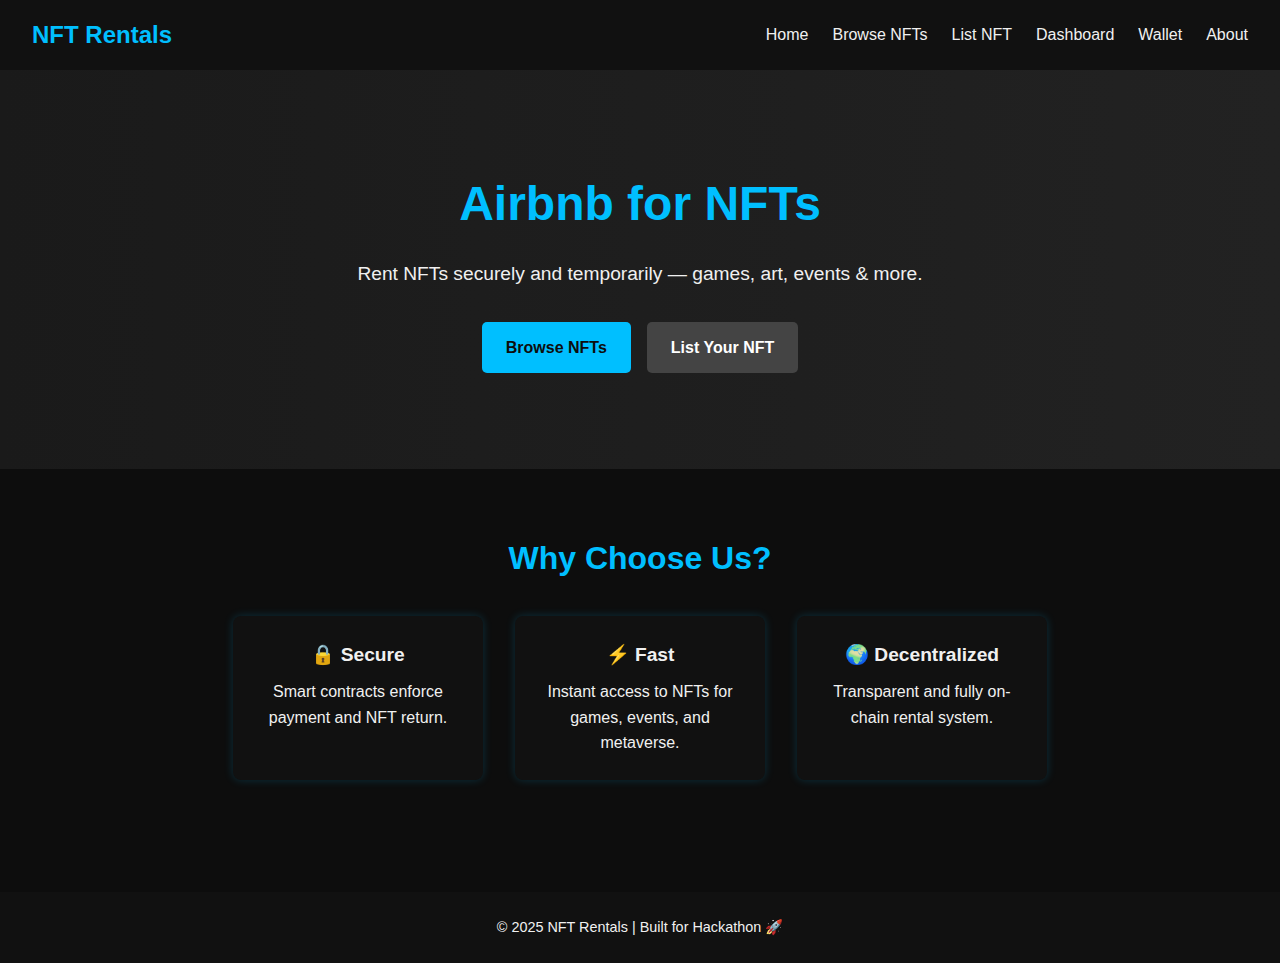
<file: index.html>
<!DOCTYPE html>
<html lang="en">
<head>
  <meta charset="UTF-8" />
  <meta name="viewport" content="width=device-width, initial-scale=1.0" />
  <title>NFT Rentals - Airbnb for NFTs</title>
  <link rel="stylesheet" href="style.css" />
</head>
<body>
  <!-- Navbar -->
  <header class="navbar">
    <div class="logo">NFT Rentals</div>
    <nav>
      <ul>
        <li><a href="index.html">Home</a></li>
        <li><a href="browse.html">Browse NFTs</a></li>
        <li><a href="list.html">List NFT</a></li>
        <li><a href="dashboard.html">Dashboard</a></li>
        <li><a href="wallet.html" class="active">Wallet</a></li>
        <li><a href="about.html">About</a></li>
      </ul>
    </nav>
  </header>

  <!-- Hero Section -->
  

  <section class="hero">
     
    <h1>Airbnb for NFTs</h1>
    <p>Rent NFTs securely and temporarily — games, art, events & more.</p>
    <div class="buttons">
      <a href="browse.html" class="btn">Browse NFTs</a>
      <a href="list.html" class="btn secondary">List Your NFT</a>
    </div>
  </section>


  <!-- Features Section -->
  <section class="features">
    <h2>Why Choose Us?</h2>
    <div class="feature-list">
      <div class="feature">
        <h3>🔒 Secure</h3>
        <p>Smart contracts enforce payment and NFT return.</p>
      </div>
      <div class="feature">
        <h3>⚡ Fast</h3>
        <p>Instant access to NFTs for games, events, and metaverse.</p>
      </div>
      <div class="feature">
        <h3>🌍 Decentralized</h3>
        <p>Transparent and fully on-chain rental system.</p>
      </div>
    </div>
  </section>

  <!-- Footer -->
  <footer class="footer">
    <p>© 2025 NFT Rentals | Built for Hackathon 🚀</p>
  </footer>

  <script src="script.js"></script>
</body>
</html>
</file>
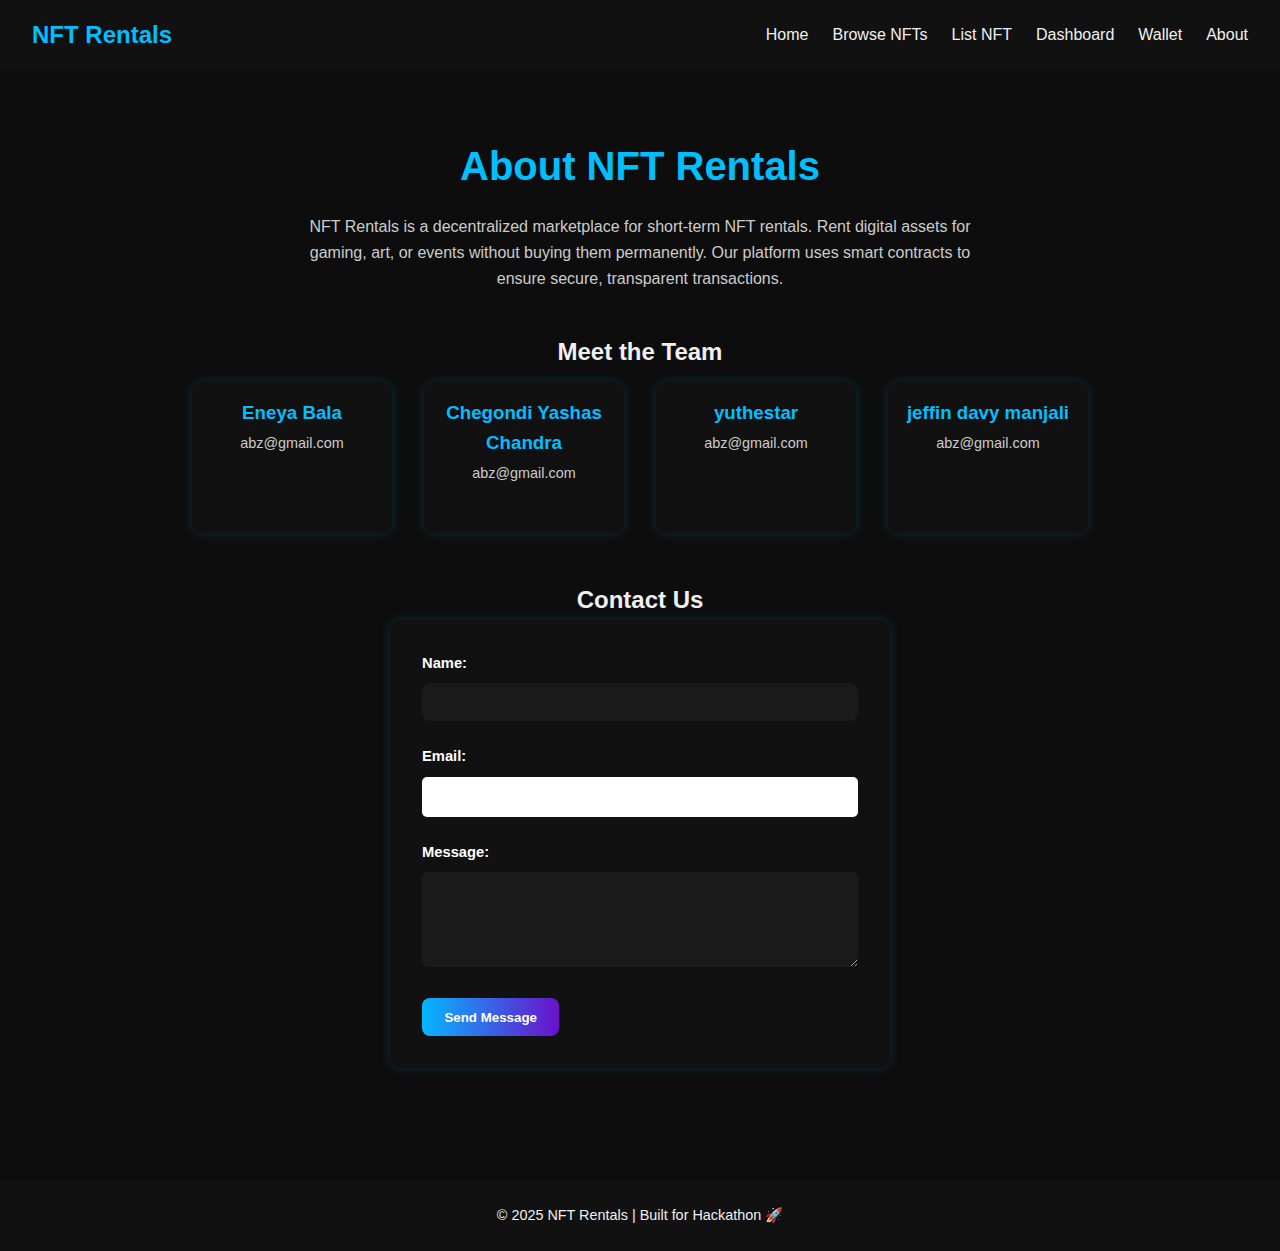
<file: about.html>
<!DOCTYPE html>
<html lang="en">
<head>
  <meta charset="UTF-8" />
  <meta name="viewport" content="width=device-width, initial-scale=1.0" />
  <title>About - NFT Rentals</title>
  <link rel="stylesheet" href="style.css" />
</head>
<body>
  <!-- Navbar -->
  <header class="navbar">
    <div class="logo">NFT Rentals</div>
    <nav>
      <ul>
        <li><a href="index.html">Home</a></li>
        <li><a href="browse.html">Browse NFTs</a></li>
        <li><a href="list.html">List NFT</a></li>
        <li><a href="dashboard.html">Dashboard</a></li>
        <li><a href="wallet.html" class="active">Wallet</a></li>
        <li><a href="about.html" class="active">About</a></li>
      </ul>
    </nav>
  </header>

  <!-- About Section -->
  <section class="about">
    <h1>About NFT Rentals</h1>
    <p>
      NFT Rentals is a decentralized marketplace for short-term NFT rentals. Rent digital assets for gaming, art, or events without buying them permanently. 
      Our platform uses smart contracts to ensure secure, transparent transactions.
    </p>

    <!-- Team Members -->
    <h2 style="padding: 10px;">Meet the Team</h2>
    <div class="team-grid">
      <div class="team-member">
        
        <h3>Eneya Bala</h3>
        <p>abz@gmail.com</p>
         </div>
      <div class="team-member">
        
        <h3>Chegondi Yashas Chandra</h3>
        <p>abz@gmail.com</p>
        
      </div>
      <div class="team-member">
        
        <h3>yuthestar</h3>
        <p>abz@gmail.com</p>
       </div>
        <div class="team-member">
        
        <h3>jeffin davy manjali</h3>
        <p>abz@gmail.com</p>
       </div>
    </div>

    <!-- Contact Form -->
    <h2>Contact Us</h2>
    <form id="contactForm" class="contact-form">
      <label for="name">Name:</label>
      <input type="text" id="name" required />

      <label for="email">Email:</label>
      <input type="email" id="email" required />

      <label for="message">Message:</label>
      <textarea id="message" rows="4" required></textarea>

      <button type="submit" class="btn">Send Message</button>
    </form>
  </section>

  <!-- Footer -->
  <footer class="footer">
    <p>© 2025 NFT Rentals | Built for Hackathon 🚀</p>
  </footer>

  <script src="script.js"></script>
</body>
</html>
</file>
<file: style.css>
/* Reset */
* {
  margin: 0;
  padding: 0;
  box-sizing: border-box;
  font-family: "Segoe UI", Tahoma, Geneva, Verdana, sans-serif;
}

body {
  background-color: #0d0d0d;
  color: #f0f0f0;
  line-height: 1.6;
}

/* Navbar */
.navbar {
  display: flex;
  justify-content: space-between;
  align-items: center;
  padding: 1rem 2rem;
  background: #111;
  position: sticky;
  top: 0;
  z-index: 1000;
}
.navbar .logo {
  font-size: 1.5rem;
  font-weight: bold;
  color: #00bfff;
}
.navbar ul {
  list-style: none;
  display: flex;
  gap: 1.5rem;
}
.navbar a {
  text-decoration: none;
  color: #f0f0f0;
  transition: color 0.3s ease;
}
.navbar a:hover {
  color: #00bfff;
}

/* Hero Section */
.hero {
  text-align: center;
  padding: 6rem 2rem;
  background: linear-gradient(to right, #1a1a1a, #222);
}
.hero h1 {
  font-size: 3rem;
  margin-bottom: 1rem;
  color: #00bfff;
}
.hero p {
  font-size: 1.2rem;
  margin-bottom: 2rem;
}
.hero .buttons {
  display: flex;
  justify-content: center;
  gap: 1rem;
}
.btn {
  display: inline-block;
  padding: 0.8rem 1.5rem;
  border-radius: 5px;
  text-decoration: none;
  font-weight: bold;
  background: #00bfff;
  color: #0d0d0d;
  transition: background 0.3s ease;
}
.btn:hover {
  background: #009acd;
}
.btn.secondary {
  background: #444;
  color: #fff;
}
.btn.secondary:hover {
  background: #666;
}

/* Features */
.features {
  text-align: center;
  padding: 4rem 2rem;
}
.features h2 {
  margin-bottom: 2rem;
  font-size: 2rem;
  color: #00bfff;
}
.feature-list {
  display: flex;
  justify-content: center;
  gap: 2rem;
  flex-wrap: wrap;
}
.feature {
  background: #111;
  padding: 1.5rem;
  border-radius: 8px;
  width: 250px;
  text-align: center;
  box-shadow: 0 0 10px rgba(0, 191, 255, 0.2);
}
.feature h3 {
  margin-bottom: 0.5rem;
  font-size: 1.2rem;
}

/* Footer */
.footer {
  text-align: center;
  padding: 1.5rem;
  background: #111;
  margin-top: 3rem;
  font-size: 0.9rem;
}
/* Logo container */
.logo {
  display: flex;
  align-items: end;   /* vertically center image + text */
  gap: 0.5rem;           /* space between image and text */
}

/* Logo image */
.picture_logo {
     height: 250px;
  width: auto;
  object-fit: contain;
  background-size: cover;
  border-radius: 130px;
}
/* Browse Page */
.browse {
  padding: 4rem 2rem;
  text-align: center;
}

.browse h1 {
  font-size: 2.5rem;
  margin-bottom: 0.5rem;
  color: #00bfff;
}

.browse p {
  margin-bottom: 2rem;
  font-size: 1.1rem;
  color: #ccc;
}

.search-filter {
  display: flex;
  justify-content: center;
  gap: 1rem;
  margin-bottom: 3rem;
}

.search-filter input,
.search-filter select {
  padding: 0.6rem;
  border-radius: 5px;
  border: none;
  outline: none;
  font-size: 1rem;
}

.nft-grid {
  display: grid;
  grid-template-columns: repeat(auto-fit, minmax(250px, 1fr));
  gap: 2rem;
}

.card {
  background: #111;
  padding: 1rem;
  border-radius: 10px;
  text-align: center;
  box-shadow: 0 0 12px rgba(0, 191, 255, 0.2);
  transition: transform 0.3s ease;
}
.card:hover {
  transform: translateY(-5px);
}
.card img {
  
  height: 250px;
  object-fit: contain;
  border-radius: 8px;
  margin-bottom: 1rem;
}
.card h3 {
  margin-bottom: 0.5rem;
}
.card p {
  margin-bottom: 1rem;
  color: #00bfff;
}
.picture_browser{
  height:200px;
 background-size: cover;
 object-fit: contain;

}


/* NFT Detail Page */
.detail {
  padding: 4rem 2rem;
  display: flex;
  justify-content: center;
  background-size: cover;
}

.detail-card {
  display: flex;
  flex-wrap: wrap;
  gap: 2rem;
  background: #111;
  padding: 2rem;
  border-radius: 12px;
  max-width: 900px;
  box-shadow: 0 0 15px rgba(0, 191, 255, 0.2);
}

.detail-img {
  flex: 1 1 300px;
  border-radius: 10px;
  width: 200px;
  height: 300px;
}

.detail-info {
  flex: 1 1 400px;
}

.detail-info h1 {
  font-size: 2rem;
  margin-bottom: 0.5rem;
  color: #00bfff;
}

.detail-info .price {
  font-size: 1.2rem;
  font-weight: bold;
  margin-bottom: 1rem;
  color: #00bfff;
}

.detail-info p {
  margin-bottom: 1rem;
  color: #ccc;
}

.detail-info h3 {
  margin: 1rem 0 0.5rem;
  color: #fff;
}

.detail-info select {
  padding: 0.5rem;
  margin: 0.5rem 0 1.5rem;
  border: none;
  border-radius: 5px;
}
.back-btn {
  margin-bottom: 1rem;
}

.back-btn .btn.secondary {
  background: #333;
  color: #fff;
  font-size: 0.9rem;
  padding: 0.6rem 1rem;
}

.back-btn .btn.secondary:hover {
  background: #555;
}
.return_button {
    margin: 10px;
}
.delete-btn {
  margin-top: 8px;
  width: 100%;
}
/* Dashboard Page */
.dashboard {
  padding: 4rem 2rem;
  text-align: center;
}

.dashboard h1 {
  font-size: 2.5rem;
  margin-bottom: 2rem;
  color: #00bfff;
}

.dashboard-section {
  margin-bottom: 4rem;
}

.dashboard-section h2 {
  font-size: 2rem;
  margin-bottom: 1.5rem;
  color: #00bfff;
}
/* About Page */
.about {
  padding: 4rem 2rem;
  text-align: center;
}

.about h1 {
  font-size: 2.5rem;
  color: #00bfff;
  margin-bottom: 1rem;
}

.about p {
  margin-bottom: 2rem;
  color: #ccc;
  max-width: 700px;
  margin-left: auto;
  margin-right: auto;
}

.team-grid {
  display: flex;
  justify-content: center;
  gap: 2rem;
  flex-wrap: wrap;
  margin-bottom: 3rem;
}

.team-member {
  background: #111;
  padding: 1rem;
  border-radius: 10px;
  width: 200px;
  text-align: center;
  box-shadow: 0 0 12px rgba(0, 191, 255, 0.2);
}

.team-member img {
  width: 100%;
  height: 150px;
  object-fit: cover;
  border-radius: 8px;
  margin-bottom: 0.5rem;
}

.team-member h3 {
  margin-bottom: 0.3rem;
  color: #00bfff;
}

.team-member p {
  color: #ccc;
  font-size: 0.9rem;
}

/* Contact Form */
.contact-form {
  max-width: 500px;
  margin: 0 auto;
  background: #111;
  padding: 2rem;
  border-radius: 10px;
  box-shadow: 0 0 12px rgba(0, 191, 255, 0.2);
  text-align: left;
}

.contact-form label {
  display: block;
  margin-bottom: 0.5rem;
  font-weight: bold;
  color: #fff;
}

.contact-form input,
.contact-form textarea {
  width: 100%;
  padding: 0.7rem;
  margin-bottom: 1.5rem;
  border: none;
  border-radius: 5px;
  font-size: 1rem;
}
/* ============================
   LIST PAGE (list.html) STYLES
   ============================ */

/* Container around form */
.list-form-container {
  max-width: 900px;
  margin: 0 auto;
  padding: 1.5rem;
  background: #111;
  border-radius: 12px;
  box-shadow: 0 6px 18px rgba(0, 191, 255, 0.08);
}

/* Form rows */
.form-row {
  display: grid;
  grid-template-columns: 1fr 1fr;
  gap: 1.2rem;
  margin-bottom: 1rem;
}

.form-row .full {
  grid-column: 1 / -1;
}

/* Labels */
label {
  display: block;
  font-size: 0.92rem;
  color: #bfc7cc;
  margin-bottom: 0.3rem;
}

/* Inputs & textarea */
input[type="text"],
input[type="number"],
select,
textarea {
  width: 100%;
  padding: 0.65rem;
  border-radius: 8px;
  border: none;
  background: #1a1a1a;
  color: #f1f1f1;
  font-size: 0.95rem;
  outline: none;
  transition: border 0.2s ease;
}

input:focus,
textarea:focus,
select:focus {
  border: 1px solid #00bfff;
}

/* Button */
button[type="submit"] {
  padding: 0.7rem 1.4rem;
  border-radius: 8px;
  border: none;
  font-weight: bold;
  cursor: pointer;
  background: linear-gradient(90deg, #06b6ff, #6a11cb);
  color: #fff;
  transition: opacity 0.2s ease;
}

button[type="submit"]:hover {
  opacity: 0.9;
}

/* Section below form (preview list) */
#newNftContainer {
  margin-top: 2rem;
}
/* ============================
   LIST PAGE PREVIEW CARDS
   ============================ */

/* Wrapper for each NFT card */
#newNftContainer .card-wrapper {
  flex: 1 1 280px;
  margin: 1rem;
  background: #111;
  border-radius: 12px;
  overflow: hidden;
  box-shadow: 0 6px 18px rgba(0, 0, 0, 0.3);
  transition: transform 0.2s ease, box-shadow 0.2s ease;
}

#newNftContainer .card-wrapper:hover {
  transform: translateY(-6px);
  box-shadow: 0 10px 24px rgba(0, 0, 0, 0.4);
}

/* Image styling */
#newNftContainer .card-inner img {
  width: 100%;
  height: 200px;
  object-fit: contain;   /* full image visible */
  background: #000;      /* fill space around transparent images */
  padding: 8px;
}

/* Title */
#newNftContainer .card-inner h3 {
  font-size: 1.2rem;
  color: #00bfff;
  margin: 0.6rem 0;
  text-align: center;
}

/* Description */
#newNftContainer .card-inner .desc {
  font-size: 0.95rem;
  color: #ccc;
  margin: 0.5rem 1rem;
  text-align: center;
}

/* Price */
#newNftContainer .card-inner .price {
  font-weight: bold;
  color: #fff;
  margin: 0.5rem 0;
  text-align: center;
}

/* Action buttons */
#newNftContainer .card-inner .actions {
  display: flex;
  justify-content: center;
  gap: 10px;
  padding: 0.8rem;
}
/* ============================
   NFT CARD STYLE (List, Browse, Dashboard)
   ============================ */

/* Container grid */
.nft-grid {
  display: flex;
  flex-wrap: wrap;
  gap: 1rem;
  justify-content: center;
}

/* Wrapper for each NFT card */
.card-wrapper {
  flex: 1 1 280px;
  max-width: 280px;
  background: #111;
  border-radius: 12px;
  overflow: hidden;
  box-shadow: 0 6px 18px rgba(0, 0, 0, 0.3);
  transition: transform 0.2s ease, box-shadow 0.2s ease;
}

.card-wrapper:hover {
  transform: translateY(-6px);
  box-shadow: 0 10px 24px rgba(0, 0, 0, 0.4);
}

/* Inner card content */
.card-inner {
  display: flex;
  flex-direction: column;
  align-items: center;
  padding-bottom: 1rem;
}

/* Image */
.card-inner img {
  width: 100%;
  height: 200px;
  object-fit: contain; /* full image visible */
  background: #000;
  padding: 8px;
  border-bottom: 1px solid #333;
}

/* Title */
.card-inner h3 {
  font-size: 1.2rem;
  color: #00bfff;
  margin: 0.6rem 0 0.3rem;
  text-align: center;
}

/* Description */
.card-inner .desc {
  font-size: 0.95rem;
  color: #ccc;
  margin: 0.3rem 1rem;
  text-align: center;
}

/* Price */
.card-inner .price {
  font-weight: bold;
  color: #fff;
  margin: 0.3rem 0;
  text-align: center;
}

/* Actions */
.card-inner .actions {
  display: flex;
  justify-content: center;
  gap: 10px;
  padding: 0.6rem 0;
}

/* Buttons */
.btn-primary {
  padding: 0.4rem 0.8rem;
  background: #00bfff;
  color: #111;
  border: none;
  border-radius: 6px;
  cursor: pointer;
  font-weight: bold;
}

.btn-primary:hover {
  background: #009fd4;
}

.btn-outline {
  padding: 0.4rem 0.8rem;
  background: transparent;
  color: #00bfff;
  border: 2px solid #00bfff;
  border-radius: 6px;
  cursor: pointer;
  font-weight: bold;
}

.btn-outline:hover {
  background: #00bfff;
  color: #111;
}
/* ============================
   WALLET PAGE
   ============================ */
.wallet-box {
  max-width: 500px;
  margin: 2rem auto;
  padding: 1.5rem;
  background: #111;
  border-radius: 12px;
  text-align: center;
  box-shadow: 0 6px 18px rgba(0, 0, 0, 0.3);
}

.wallet-box p {
  color: #ccc;
  font-size: 1rem;
  margin: 0.6rem 0;
}
</file>
